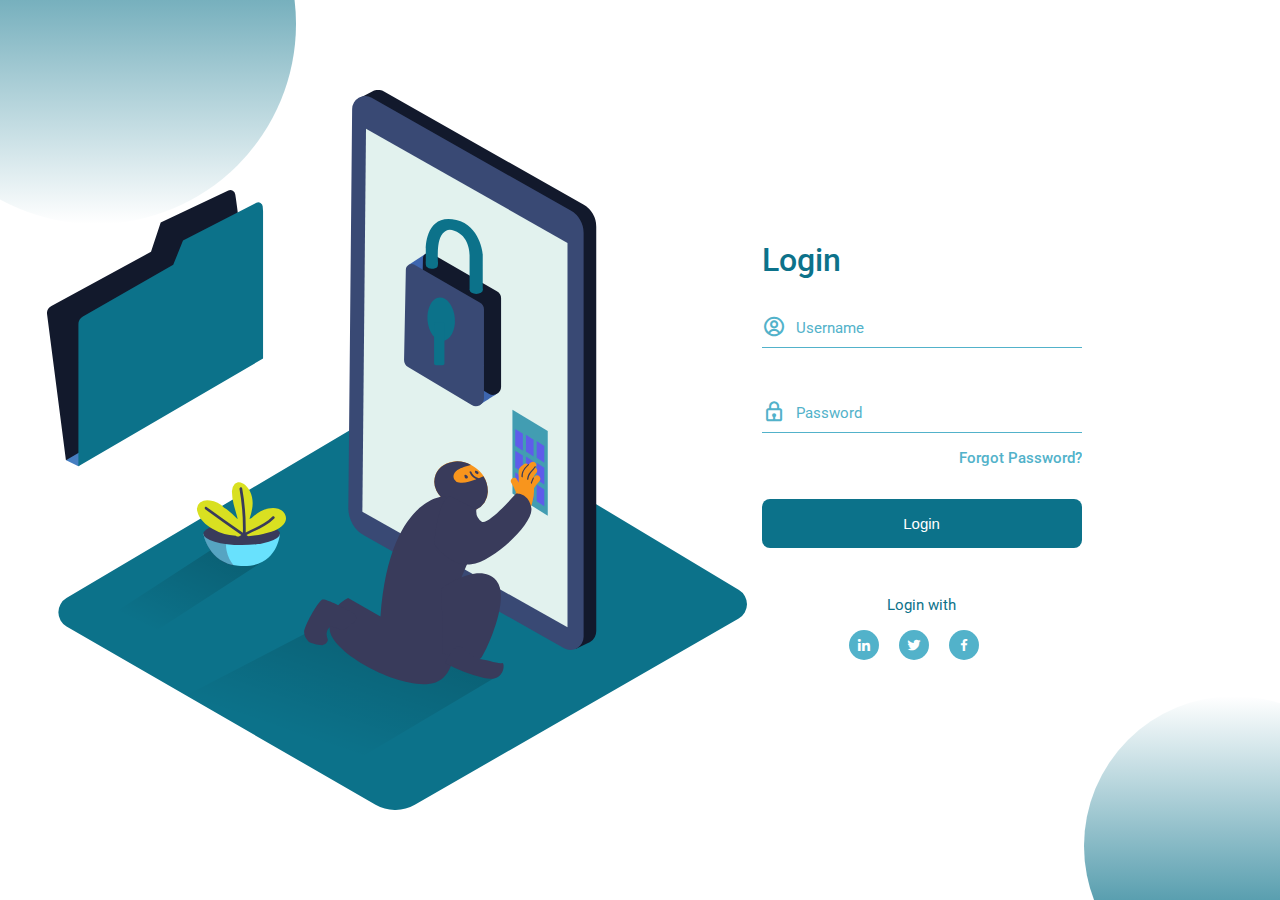
<file: index.html>
<!DOCTYPE html>
<html lang="en">
  <head>
    <meta charset="UTF-8" />
    <meta http-equiv="X-UA-Compatible" content="IE=edge" />
    <meta name="viewport" content="width=device-width, initial-scale=1.0" />
    <link rel="preconnect" href="https://fonts.gstatic.com" />
    <link
      href="https://fonts.googleapis.com/css2?family=Roboto:wght@300;400&display=swap"
      rel="stylesheet"
    />
    <link
      href="https://unpkg.com/boxicons@2.0.7/css/boxicons.min.css"
      rel="stylesheet"
    />
    <link rel="stylesheet" href="assets/css/styles.css" />
    <title>Document</title>
  </head>
  <body>
    <div class="l-form">
      <div class="shape1"></div>
      <div class="shape2"></div>
      <div class="form">
        <img
          src="./assets/images/authentication.svg"
          alt=""
          class="form__img"
        />
        <form action="register.html" class="form__content">
          <h1 class="form__title">Login</h1>

          <div class="form__div form__div-one">
            <div class="form__icon">
              <i class="bx bx-user-circle"></i>
            </div>
            <div class="form__div-input">
              <label for="username" class="form__label">Username</label>
              <input type="text" class="form__input" />
            </div>
          </div>

          <div class="form__div">
            <div class="form__icon">
              <i class="bx bx-lock"></i>
            </div>
            <div class="form__div-input">
              <label for="username" class="form__label">Password</label>
              <input type="password" class="form__input" />
            </div>
          </div>
          <a href="#" class="form__forgot">Forgot Password?</a>
          <input type="submit" class="form__button" value="Login" />
          <div class="form__social">
            <span class="form__social-text">Login with</span>
            <a href="#" class="form__social-icon"
              ><i class="bx bxl-linkedin"></i
            ></a>
            <a href="#" class="form__social-icon"
              ><i class="bx bxl-twitter"></i
            ></a>
            <a href="#" class="form__social-icon"
              ><i class="bx bxl-facebook"></i
            ></a>
          </div>
        </form>
      </div>
    </div>
  </body>

  <script src="./assets/js/main.js"></script>
</html>
</file>
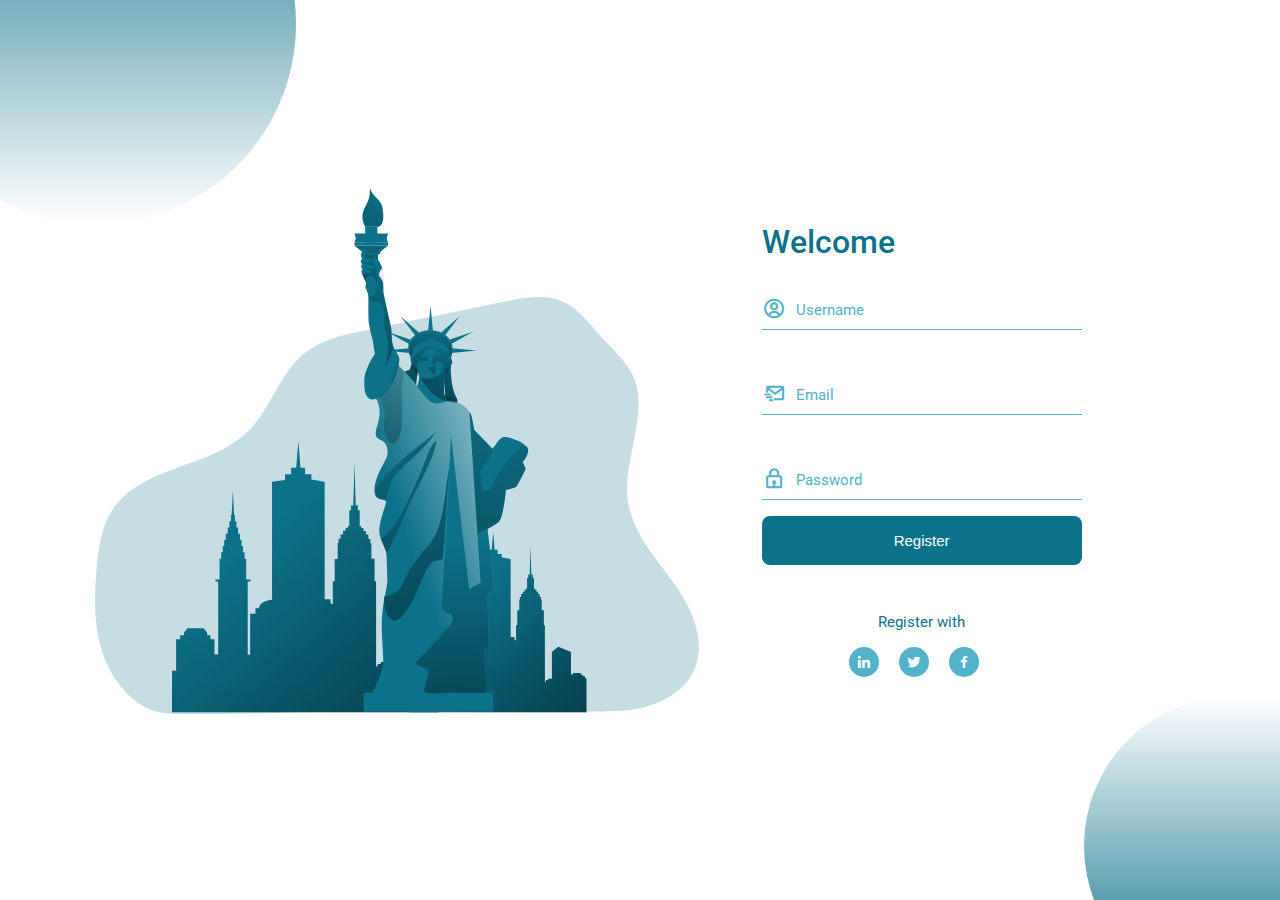
<file: register.html>
<!DOCTYPE html>
<html lang="en">
  <head>
    <meta charset="UTF-8" />
    <meta http-equiv="X-UA-Compatible" content="IE=edge" />
    <meta name="viewport" content="width=device-width, initial-scale=1.0" />
    <link rel="preconnect" href="https://fonts.gstatic.com" />
    <link
      href="https://fonts.googleapis.com/css2?family=Roboto:wght@300;400&display=swap"
      rel="stylesheet"
    />
    <link
      href="https://unpkg.com/boxicons@2.0.7/css/boxicons.min.css"
      rel="stylesheet"
    />
    <link rel="stylesheet" href="assets/css/styles.css" />
    <title>Document</title>
  </head>
  <body>
    <div class="l-form">
      <div class="shape1"></div>
      <div class="shape2"></div>
      <div class="form">
        <img src="./assets/images/register.svg" alt="" class="form__img" />
        <form action="index.html" class="form__content">
          <h1 class="form__title">Welcome</h1>

          <div class="form__div form__div-one">
            <div class="form__icon">
              <i class="bx bx-user-circle"></i>
            </div>
            <div class="form__div-input">
              <label for="username" class="form__label">Username</label>
              <input type="text" class="form__input" />
            </div>
          </div>
          <div class="form__div form__div-one">
            <div class="form__icon">
              <i class="bx bx-mail-send"></i>
            </div>
            <div class="form__div-input">
              <label for="username" class="form__label">Email</label>
              <input type="text" class="form__input" />
            </div>
          </div>

          <div class="form__div">
            <div class="form__icon">
              <i class="bx bx-lock"></i>
            </div>
            <div class="form__div-input">
              <label for="username" class="form__label">Password</label>
              <input type="password" class="form__input" />
            </div>
          </div>

          <input type="submit" class="form__button" value="Register" />

          <div class="form__social">
            <span class="form__social-text">Register with</span>
            <a href="#" class="form__social-icon"
              ><i class="bx bxl-linkedin"></i
            ></a>
            <a href="#" class="form__social-icon"
              ><i class="bx bxl-twitter"></i
            ></a>
            <a href="#" class="form__social-icon"
              ><i class="bx bxl-facebook"></i
            ></a>
          </div>
        </form>
      </div>
    </div>
  </body>

  <script src="./assets/js/main.js"></script>
</html>
</file>
<file: assets/css/styles.css>
:root {
  --first-color: #0c728a;
  --text-color: #52b2ca;
}

:root {
  --body-font: "Roboto", sans-serif;
  --big-font-size: 2rem;
  --normal-font-size: 0.938rem;
  --smaller-font-size: 0.875rem;
}

@media screen and(min-width: 768px) {
  :root {
    --big-font-size: 2.5rem;
    --normal-font-size: 1rem;
  }
}

*,
::before,
::after {
  box-sizing: border-box;
}

body {
  margin: 0;
  padding: 0;
  font-family: var(--body-font);
  color: var(--first-color);
}

h1 {
  margin: 0;
}
a {
  text-decoration: none;
}
img {
  max-width: 100%;
  height: auto;
}

/*form*/
.l-form {
  position: relative;
  height: 100vh;
  overflow: hidden;
}
/*shapes*/
.shape1,
.shape2 {
  position: absolute;
  width: 200px;
  height: 200px;
  border-radius: 50%;
}
.shape1 {
  top: -7rem;
  left: -3.5rem;
  background: linear-gradient(
    180deg,
    var(--first-color) 0%,
    rgba(196, 196, 196, 0) 100%
  );
}

.shape2 {
  bottom: -6rem;
  right: -3.5rem;
  background: linear-gradient(
    180deg,
    var(--first-color) 0%,
    rgba(196, 196, 196, 0) 100%
  );
  transform: rotate(180deg);
}

/*form*/
.form {
  height: 100vh;
  display: grid;
  justify-content: center;
  align-items: center;
  padding: 0 1rem;
}
.form__content {
  width: 290px;
}
.form__img {
  display: none;
}

.form__title {
  font-size: var(--big-font-size);
  font-weight: 500;
  margin-bottom: 2rem;
}

.form__div {
  position: relative;
  display: grid;
  grid-template-columns: 7% 93%;
  margin-bottom: 1rem;
  padding: 0.25rem 0;
  border-bottom: 1px solid var(--text-color);
}

.form__div-one {
  margin-bottom: 3rem;
}
.form__icon {
  font-size: 1.5rem;
  color: var(--text-color);
}
/*icon*/
.form__label {
  display: block;
  position: absolute;
  left: 0.75rem;
  top: 0.25rem;
  font-size: var(--normal-font-size);
  color: var(--text-color);
  transition: 0.3s;
}
/*div focus*/
.form__div.focus {
  border-bottom: 1px solid var(--first-color);
}
/*icon focus*/

.form__div.focus .form__icon {
  color: var(--first-color);
}

/*label focus*/
.form__div.focus .form__label {
  top: -1.5rem;
  font-size: 0.875rem;
  color: var(--first-color);
}
.form__div-input {
  position: relative;
}

.form__input {
  position: absolute;
  top: 0;
  left: 0;
  width: 100%;
  height: 100%;
  border: none;
  outline: none;
  background: none;
  padding: 0.5rem 0.75rem;
  font-size: 1.2rem;
  color: var(--first-color);
}

.form__forgot {
  display: block;
  text-align: right;
  margin-bottom: 2rem;
  font-size: var(--normal-font-size);
  color: var(--text-color);
  font-weight: 500;
  transition: 0.5s;
}

.form__forgot:hover {
  color: var(--first-color);
  transition: 0.5s;
}

.form__button {
  width: 100%;
  padding: 1rem;
  font-size: var(--normal-font-size);
  outline: none;
  border: none;
  margin-bottom: 3rem;
  background-color: var(--first-color);
  color: white;
  border-radius: 0.5rem;
  cursor: pointer;
  transition: 0.3s;
}

.form__button:hover {
  box-shadow: 0px 15px 36px rgba(0, 0, 0, 0.15);
}

.form__social {
  text-align: center;
}
.form__social-text {
  display: block;
  font-size: var(--normal-font-size);
  margin-bottom: 1rem;
}

.form__social-icon {
  display: inline-flex;
  justify-content: center;
  align-items: center;
  width: 30px;
  height: 30px;
  margin-right: 1rem;
  padding: 0.5rem;
  background-color: var(--text-color);
  color: white;
  font-size: 1.25ren;
  border-radius: 50%;
}

.form__social-icon:hover {
  background-color: var(--first-color);
}

/*media quesry*/
/*media size from 968 and above*/
@media screen and (min-width: 968px) {
  .shape1 {
    width: 400px;
    height: 400px;
    top: -11rem;
    left: -6.5rem;
  }
  .shape2 {
    width: 300px;
    height: 300px;

    right: -6.5rem;
  }
  .form {
    grid-template-columns: 1.5fr 1fr;
    padding: 0 2rem;
  }
  .form__content {
    width: 320px;
  }
  .form__img {
    display: block;
    width: 700px;
    justify-self: center;
  }
}
</file>
